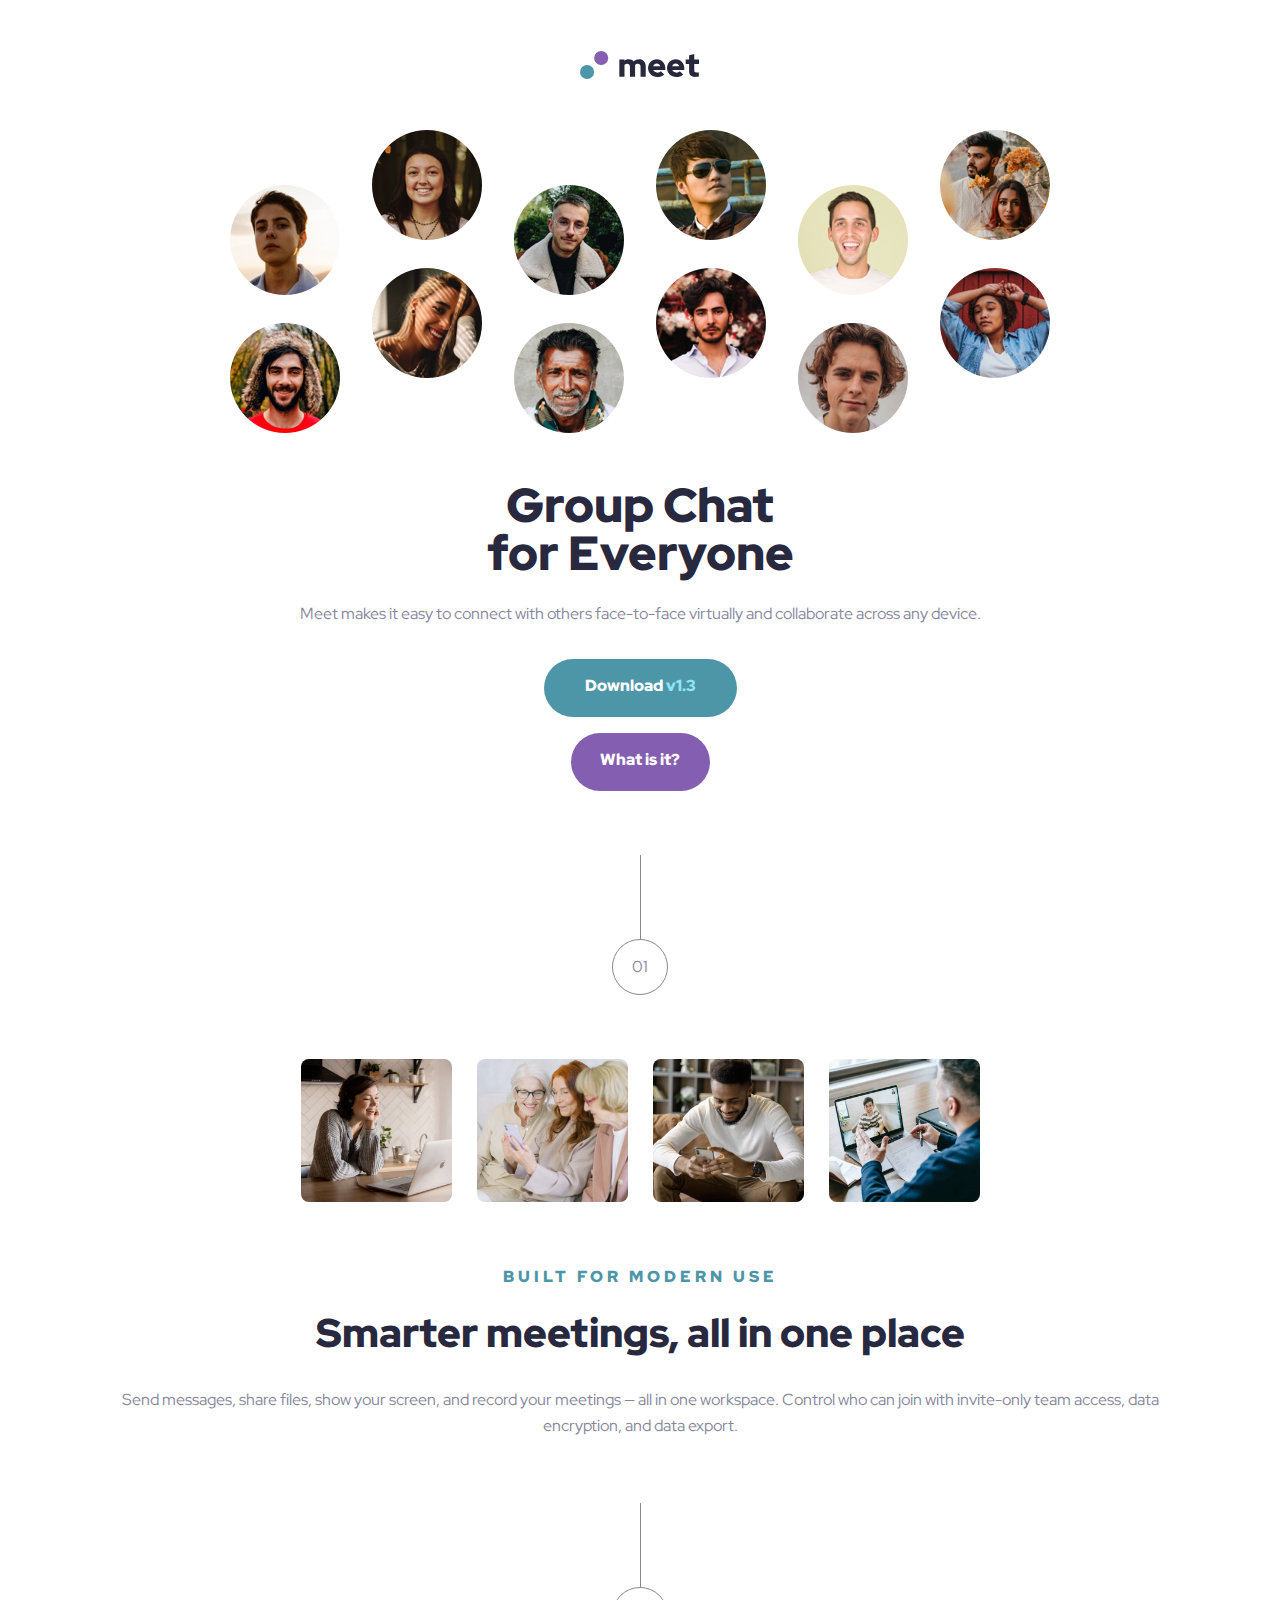
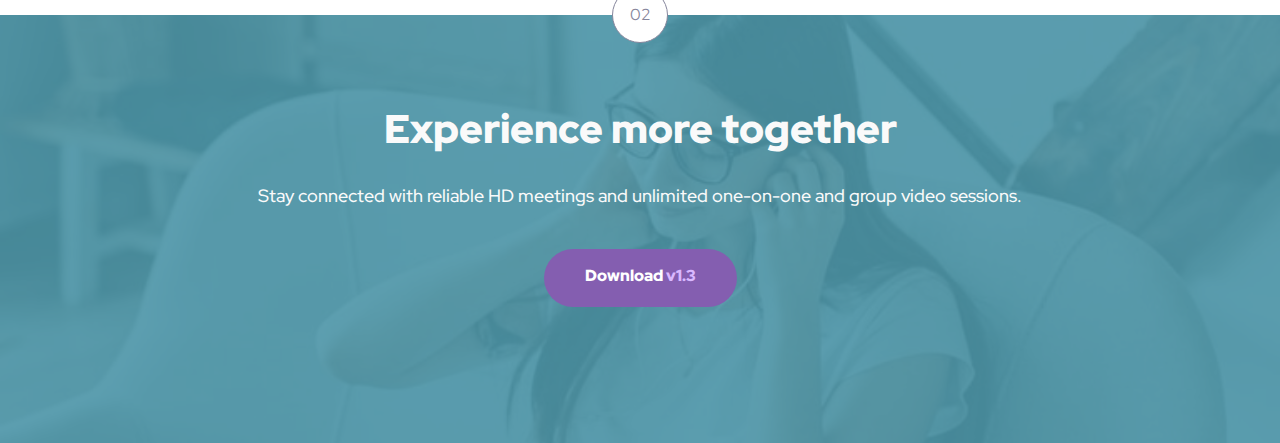
<file: index.html>
<!DOCTYPE html>
<html lang="en">
<head>
  <meta charset="UTF-8">
  <meta name="viewport" content="width=device-width, initial-scale=1.0">

  <link rel="icon" type="image/png" sizes="32x32" href="./assets/favicon-32x32.png">
  <link rel="stylesheet" href="./style/style.css">
  <link rel="preconnect" href="https://fonts.googleapis.com">
  <link rel="preconnect" href="https://fonts.gstatic.com" crossorigin>
  <link href="https://fonts.googleapis.com/css2?family=Red+Hat+Display:wght@300;400;500;700;900&display=swap" rel="stylesheet"> 
  
  <title>Frontend Mentor | Meet landing page</title>
</head>
<body>
  <header class="header">
    <img src="./assets/logo.svg" alt="meet" class="logo">
  </header>
  <main class="main">
    <section class="hero">
      <img src="./assets/tablet/image-hero.png" alt="hero image" class="hero__image">
    </section>
    <section class="groupchat">
      <div class="desktopheroleft">
        <img src="./assets/desktop/image-hero-left.png" alt="hero image left">
      </div>
      <div class="groupchat__main">
        <h1 class="groupchat__title">Group Chat<br> for Everyone</h1>
        <p class="groupchat__body">Meet makes it easy to connect with others 
          face-to-face virtually and collaborate across any device.</p>
        <div class="groupchat__buttonlayout">
          <a href="" class="button1">
            Download <span>v1.3</span>
          </a>
          <a href="" class="button2"> 
            What is it?
          </a>
        </div>
      </div>
        <div class="desktopheroright">
          <img src="./assets/desktop/image-hero-right.png" alt="hero image right">
        </div>
    </section>
    
    <div class="vertline"></div>
    <div class="number">
      <p>01</p>
    </div>

    <Section class="picturegallery">
      <img src="./assets/desktop/image-woman-in-videocall.jpg" alt="woman in video call" class="imagegallery">
      <img src="./assets/desktop/image-women-videochatting.jpg" alt="three woman video chatting" class="imagegallery">
      <img src="./assets/desktop/image-man-texting.jpg" alt="men texting" class="imagegallery">
      <img src="./assets/desktop/image-men-in-meeting.jpg" alt="men video chatting" class="imagegallery">
    </Section>
    <section class="modernuse">
      <h1 class="modernuse__title">BUILT FOR MODERN USE</h1>
      <h2 class="modernuse__subtittle">Smarter meetings, all in one place</h2>
      <p class="modernuse__body">Send messages, share files, show your screen, and record your meetings — all in one 
        workspace. Control who can join with invite-only team access, data encryption, and data export.</p>
    </section>

    <section class="experience">
      <div class="vertline"></div>
      <div class="number">
        <p>02</p>
      </div>
      <div class="experience__wrapper">
        <div class="experience__overlay">
            <h1 class="experience__title">Experience more together</h1>
            <p class="experience__body">Stay connected with reliable HD meetings 
            and unlimited one-on-one and group video sessions.</p>
            <a href="" class="button2">
              Download <span>v1.3</span></button>
            </a>
        </div>
      </div> 
    </section>
  </main>
</body>
</html>
</file>
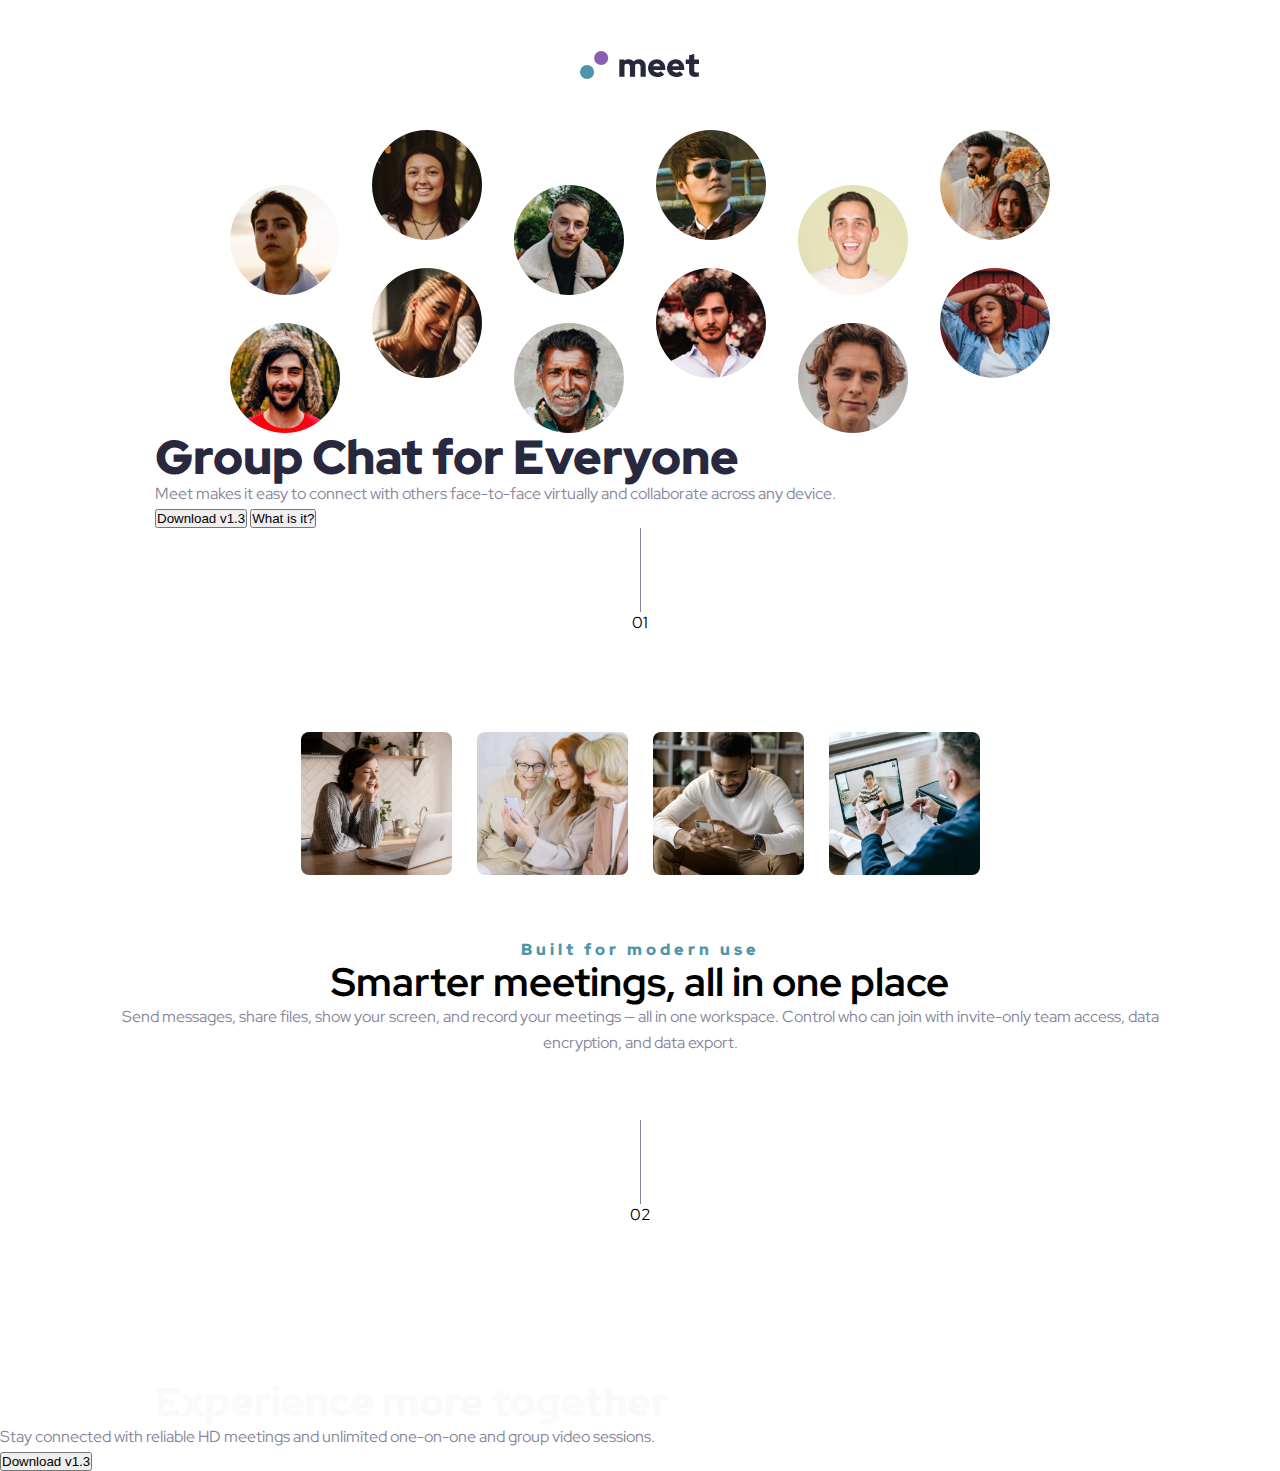
<file: index-DESKTOP-70CK9KP.html>
<!DOCTYPE html>
<html lang="en">
<head>
  <meta charset="UTF-8">
  <meta name="viewport" content="width=device-width, initial-scale=1.0">

  <link rel="icon" type="image/png" sizes="32x32" href="./assets/favicon-32x32.png">
  <link rel="stylesheet" href="./style/style.css">
  <link rel="preconnect" href="https://fonts.googleapis.com">
  <link rel="preconnect" href="https://fonts.gstatic.com" crossorigin>
  <link href="https://fonts.googleapis.com/css2?family=Red+Hat+Display:wght@300;400;500;700;900&display=swap" rel="stylesheet"> 
  
  <title>Frontend Mentor | Meet landing page</title>
</head>
<body>
  <header class="header">
    <img src="./assets/logo.svg" alt="meet" class="logo">
  </header>
  <main class="main">
    <section class="hero">
      <img src="./assets/tablet/image-hero.png" alt="hero image" class="hero__image">
    </section>
    <section class="groupchat">
      <h1 class="groupchat__title">Group Chat for Everyone</h1>
      <p class="groupchat__p">Meet makes it easy to connect with others 
        face-to-face virtually and collaborate across any device.</p>
      <a href="" class="downloadbutton">
        <button class="donwload">Download v1.3</button>
      </a>
      <a href="" class="whatbutton"> 
        <button class="buttonwhat">What is it?</button>
      </a>
    </section>
    <div class="vertline"></div>
    <div class="number">01</div>
    <Section class="picturegallery">
      <img src="./assets/desktop/image-woman-in-videocall.jpg" alt="woman in video call" class="imagegallery">
      <img src="./assets/desktop/image-women-videochatting.jpg" alt="three woman video chatting" class="imagegallery">
      <img src="./assets/desktop/image-man-texting.jpg" alt="men texting" class="imagegallery">
      <img src="./assets/desktop/image-men-in-meeting.jpg" alt="men video chatting" class="imagegallery">
    </Section>
    <section class="modernuse">
      <h1 class="modernuse__title">Built for modern use</h1>
      <h2 class="modernuse__tittle2">Smarter meetings, all in one place</h2>
      <p class="modernuse__p">Send messages, share files, show your screen, and record your meetings — all in one 
        workspace. Control who can join with invite-only team access, data encryption, and data export.</p>
    </section>
    <div class="vertline"></div>
    <div class="number">02</div>
    <section class="experience">
      <div class="experience__overlay"></div>
      <h1 class="experience__title">Experience more together</h1>
      <p class="experience__p">Stay connected with reliable HD meetings 
        and unlimited one-on-one and group video sessions.</p>
        <a href="" class="downloadbutton">
          <button class="donwload">Download v1.3</button>
        </a>     
    </section>
  </main>
</body>
</html>
</file>
<file: style/style.css>
*,*::before,*:after{
    margin: 0;
    padding: 0;
    box-sizing: border-box;
}

body{
    font-family: 'Red Hat Display', sans-serif;
}

:root{
    /*color variables*/
    --green: hsla(192, 37%, 48%);
    --dpurple: hsla(268, 34%,53%);
    --dblue: hsla(240,21%,20%);
    --grey:hsla(240,10%,57%);
    --lblue: hsla(192,90%,77%);
    --lpurple: hsla(268, 100%, 86%);
    --white: hsla(0,0%,98%)
}

h1{
    font-size: 64px;
    line-height: 64x;
    color:var(--dblue)
}
h2{
    font-size: 40px;
    line-height: 44px; 
}
h3{
    font-size: 16px;
    line-height: 26px;
    letter-spacing: 4px;
    text-transform: uppercase;
}
p{
   font-size: 16px;
   line-height: 26px; 
   color: var(--grey)
}
/*images*/
img{
    display: block;
}
.desktopheroleft, .desktopheroright{
    display: none;
}
/*button*/
a{
    text-decoration: none;
}
.button1{
    width:193px;
    height: 58px;
    background-color: var(--green);
    border: none;
    text-align: center;
    border-radius: 30px;
    font-size: 16px;
    font-weight: 900;
    color: white;
    padding: 16px 0px;
}
.button1 span{
    color: var(--lblue);
}
.button2{
    width: 193px;
    height: 58px;
    background-color: var(--dpurple);
    border: none;
    text-align: center;
    border-radius: 30px;
    font-size: 16px;
    font-weight: 900;
    color: white;
    padding: 16px 0px;
}
.button2 span{
    color: var(--lpurple);
}

/* header and hero*/
.header{
    min-height: 130px;
    display: flex;
    justify-content: center;
    align-items: center;
}
.logo{
    width: 120px;
}

.hero{
    overflow: hidden;
    display: flex;
    justify-content: center;
    align-items: center;
}
.hero img{
    min-width: 414px;
}

.groupchat__main{
    text-align: center;
    padding: 0px 24px;
    margin-top: 48px;
}
.groupchat__title{
    font-size: 40px;
    line-height: 44px; 
}
.groupchat__body{
    color: var(--grey);
    margin-top: 24px;
}
.groupchat__buttonlayout{
    display: flex;
    justify-content: center;
    align-items: center;
    flex-direction: column;
    margin: 32px 0px 64px 0px;
    gap: 16px
}
.groupchat__buttonlayout .button2{
    width: 139px;
}
/*page division #1*/
.vertline{
    height: 84px;
    border-right-style: solid;
    border-color: var(--grey);
    width: 1px;
    border-width: 1px;
    position: relative;
    left: 50% ;
}
.number{
    min-width: 100%;
    display: flex;
    justify-content: center;
    min-height: 56px;
}
.number p{
    min-width: 56px;
    display: flex;
    align-items: center;
    justify-content: center;
    border: 1px solid var(--grey);
    border-radius: 29px;
    background-color: white;
}
/*picture gallery*/
.picturegallery{
    padding: 0px 24px;
    margin: 64px 0px 64px 0px;
    display: flex;
    flex-flow: row wrap;;
    gap: 25px;
    justify-content: center;
    align-items: center;
}
.picturegallery img{
    max-width: 151px;
    border-radius: 8px;
}

/*section modern use*/
.modernuse{
    padding: 0px 24px;
    text-align: center;
    margin-bottom: 64px;
}
.modernuse__title{
    font-size: 16px;
    font-weight: 900;
    letter-spacing: 4px;
    color: var(--green);
}
.modernuse__subtittle{
    font-size: 32px;
    line-height: 36px;
    color: var(--dblue);
    margin: 24px 0px 32px 0px;
    line-height: 36px;
    font-weight: 900;
}

/*section experince*/
.experience .number{
    position: absolute;
    z-index: 1;
}

.experience__wrapper{
    min-width: 100%;
    min-height: 428px;
    background-image: url(../assets/mobile/image-footer.jpg);
    background-size: cover;
    background-repeat: no-repeat;
    text-align: center;
}
.experience__overlay{
    display: flex;
    flex-flow: column wrap;
    align-items: center;
    min-width: 100%;
    min-height: inherit;
    margin-top: 28px;
    padding: 0px 24px;
    background-color: hsla(192, 37%, 48%, .9);
}
.experience__title{
    font-size: 32px;
    line-height: 36px;
    color: var(--white);
    padding-top: 92px;
    font-weight: 900;

}
.experience__body{
    font-size: 18px;
    font-weight: 500;
    color: var(--white);
    padding:24px 0px 32px
}
.experience__overlay .button2{
    width: 193px;
}


@media screen and (min-width:768px){
    .downloadbutton, .whatbutton{
        margin-bottom: 80px;
    }
    /*group chat*/
    .groupchat{
        padding: 0px 155px;
    }
    .groupchat__title{
        font-size: 48px;
        line-height: 48px;
        font-weight: 900;
    }
    .buttonlayout{
        display: flex;
        justify-content: center;
        gap: 16px;
    }
    /*picture gallery*/
    .picturegallery{
        padding: 0px 40px;
    }
    /*section modern use*/
    .modernuse{
        padding: 0px 97px;
    }
    .modernuse__subtittle{
        font-size: 40px;
        line-height: 44px;
        padding: 0px 60px;
    }
    /*section experince*/
    .experience__wrapper{
        background-image: url(../assets/tablet/image-footer.jpg);
        height: 308px;
    }
    .experience__title{
        padding-left: 155px;
        padding-right: 155px;
        font-size: 40px;
        line-height: 44px;
    }
    .experience__body{
        padding: 0px 70px;
        margin: 32px 0px 40px;
    }

}
@media screen and (min-width: 1440px) { 
    .hero{
        display: none;
    }
    .desktopheroleft, .desktopheroright{
        display: block;
    }
    .groupchat{
        display: flex;
        flex-direction: row;
        justify-content: center;
        align-items: flex-start;
        padding: 0px;
        overflow: hidden;
        gap: 88px;
        
    }
    .groupchat__main{
        min-width: 540px;
    }
    .groupchat__title{
        font-size: 64px;
        line-height: 64px;
        padding-top: 52px;
    }
    .groupchat__body{
        font-size: 18px;
    }
    .picturegallery img{
        max-width: 255px;
    }
    .modernuse__subtittle{
        padding: 0px 400px;
    }
    .modernuse__body{
        font-size: 18px;
        padding: 0px 350px;
    }
    .experience__wrapper{
        background-image: url(../assets/desktop/image-footer.jpg);
        height: 308px;
        background-position: center center;
    }
    .experience__overlay{
        flex-direction: row;
        justify-content: center;
        padding: 116px 165px 104px 165px;

    }
    .experience__title, .experience__body{
        text-align: left;
    }
    .experience__title{
        padding: 0px ;
        max-width: 350px;
        margin-right: 125px;
    }
    .experience__body{
        max-width: 350px;
        padding: 0px 0px 10px 0px;
        margin: 0px 92px 0px 0px;
    }

    .experience__overlay .button1{
        margin: 0px;

    }
    .button1:hover{
        background-color: hsla(192, 54%, 64%, 1);
        cursor: pointer;
    }
    .button2:hover{
        background-color: hsla(268, 55%, 71%, 1);
        cursor: pointer;
    }

}
</file>
